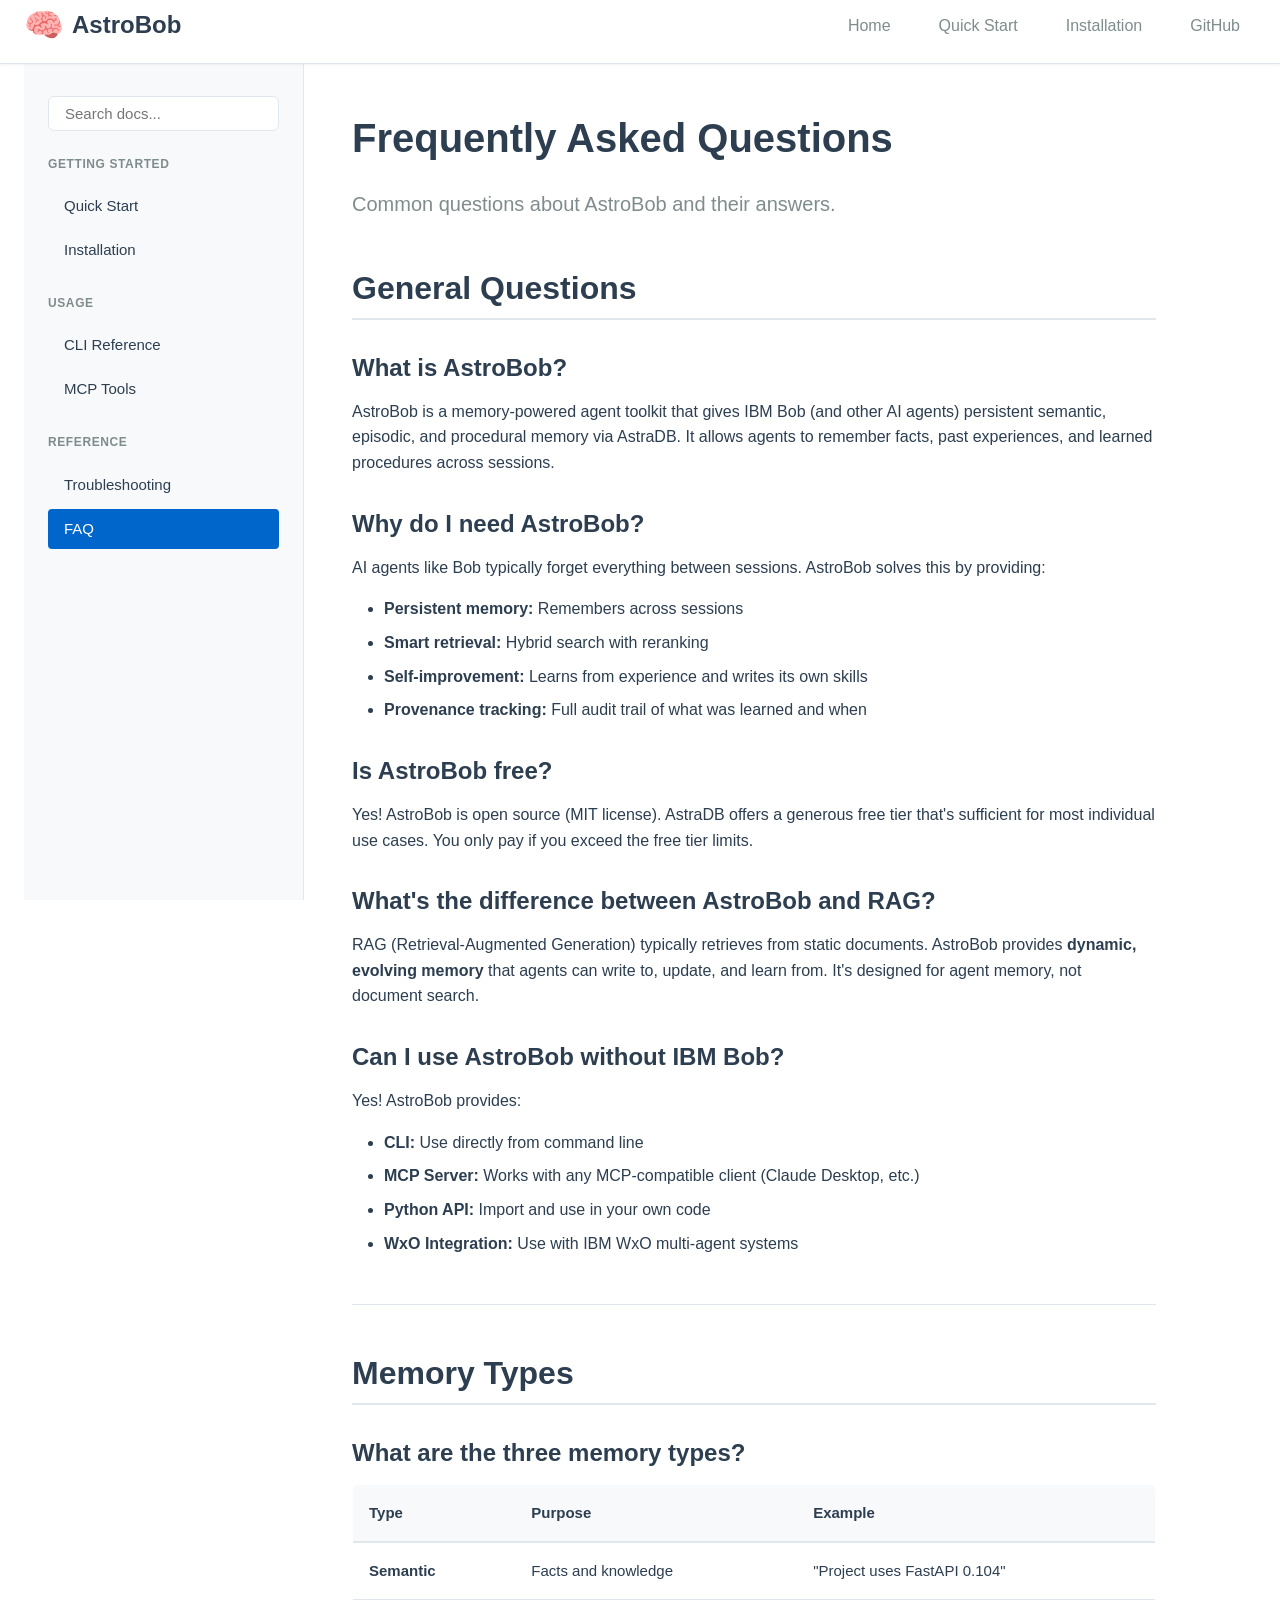
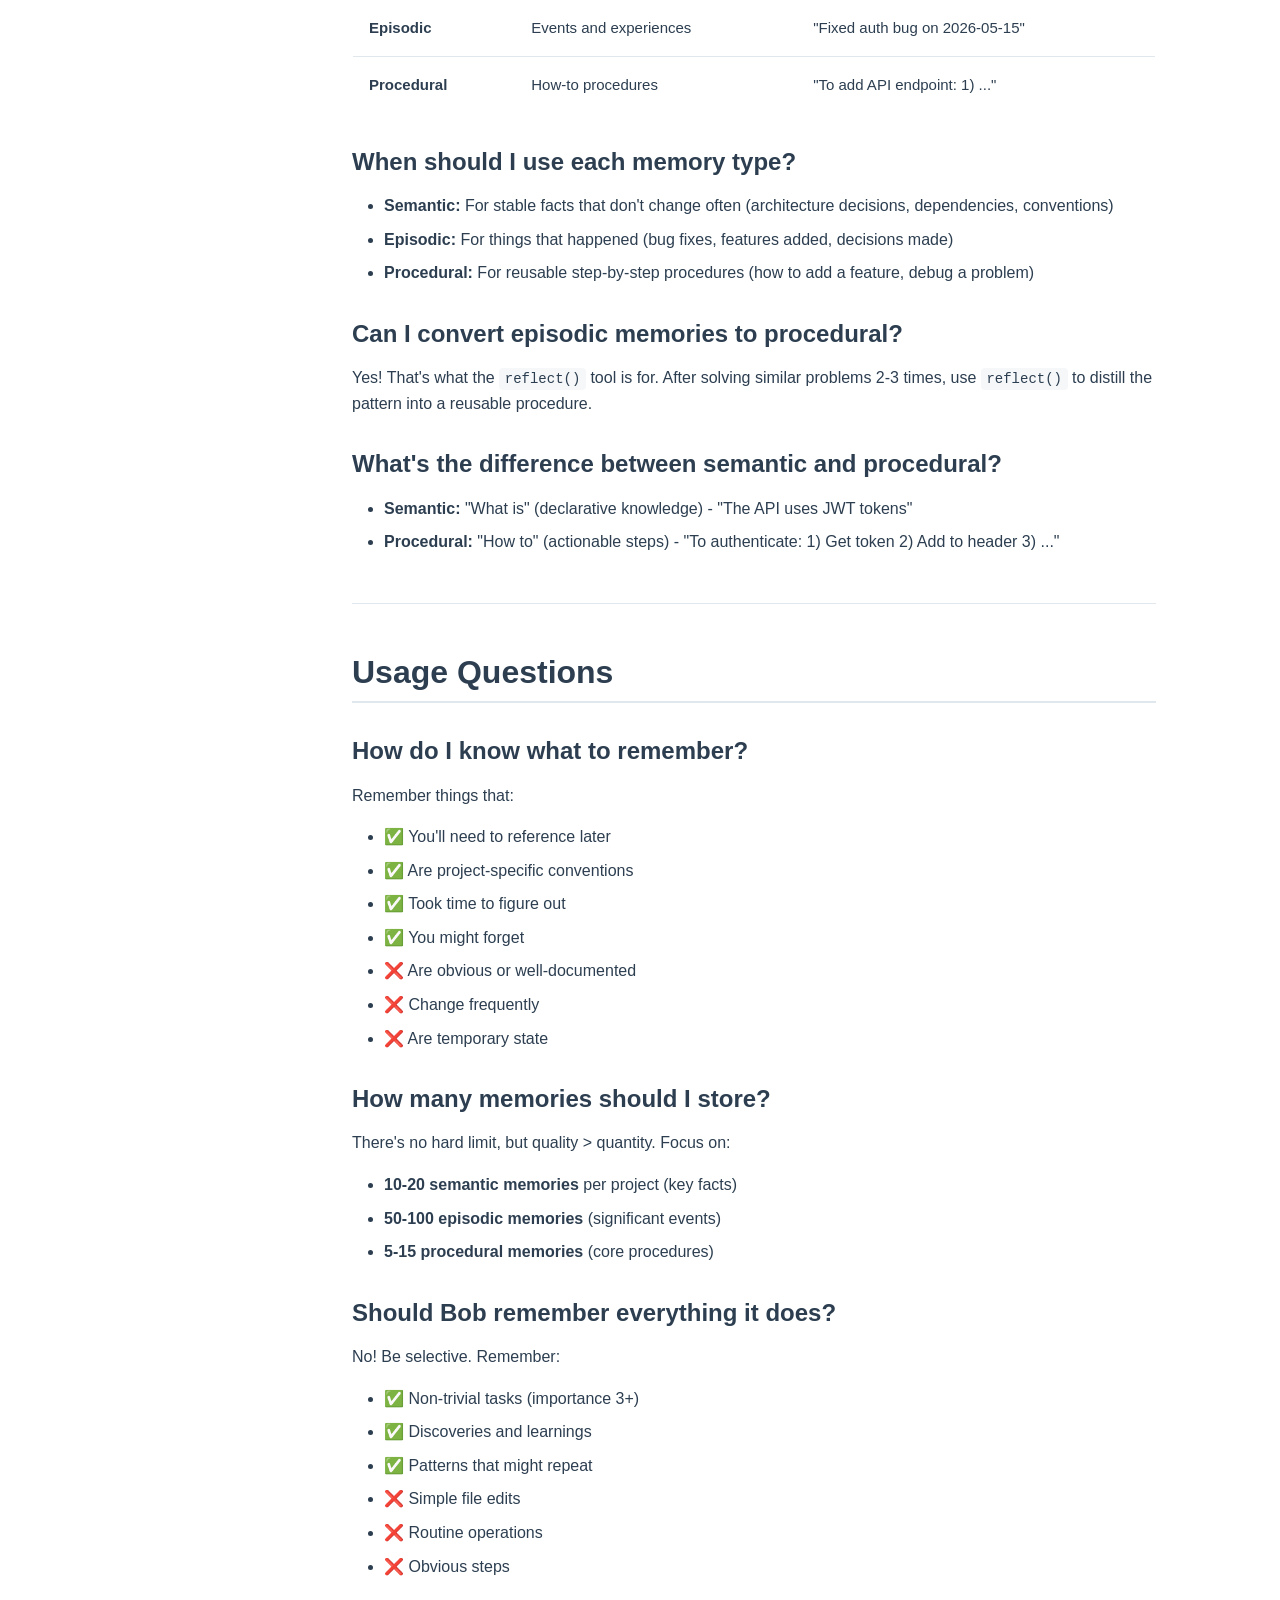
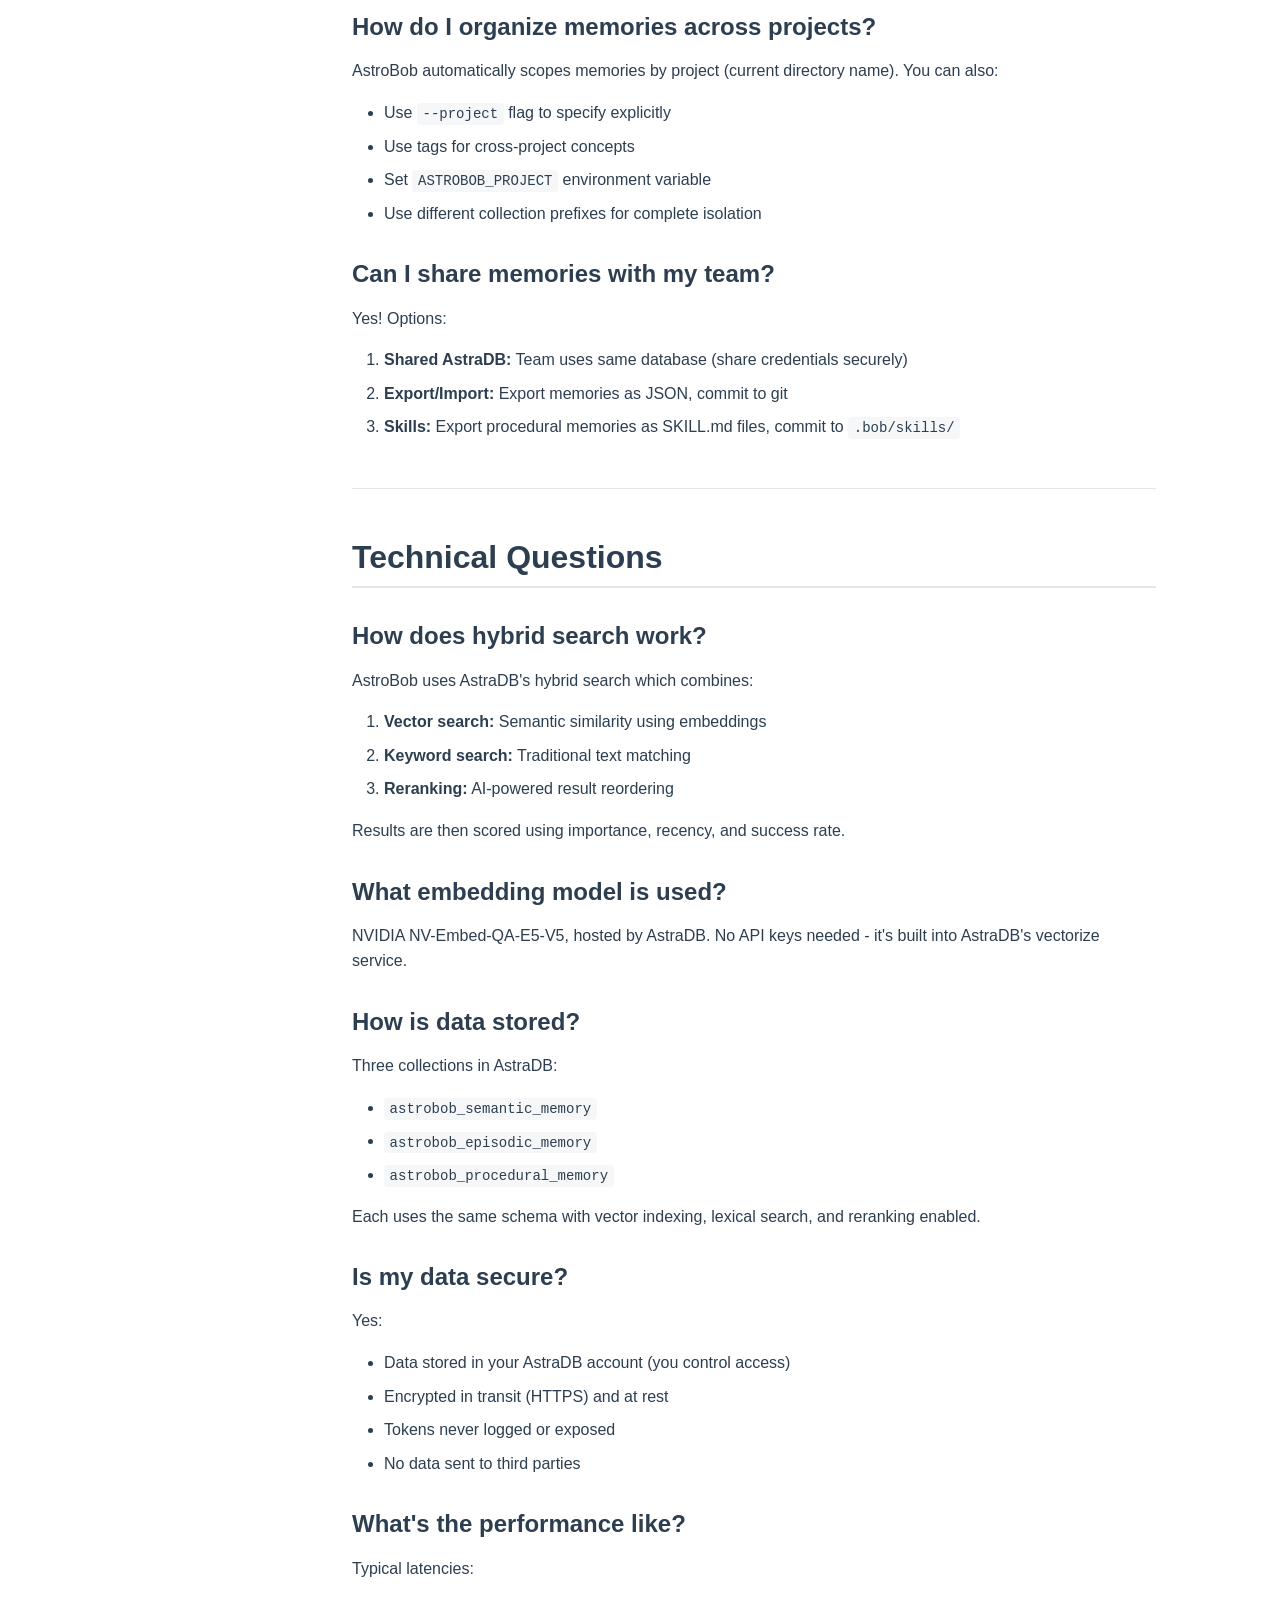
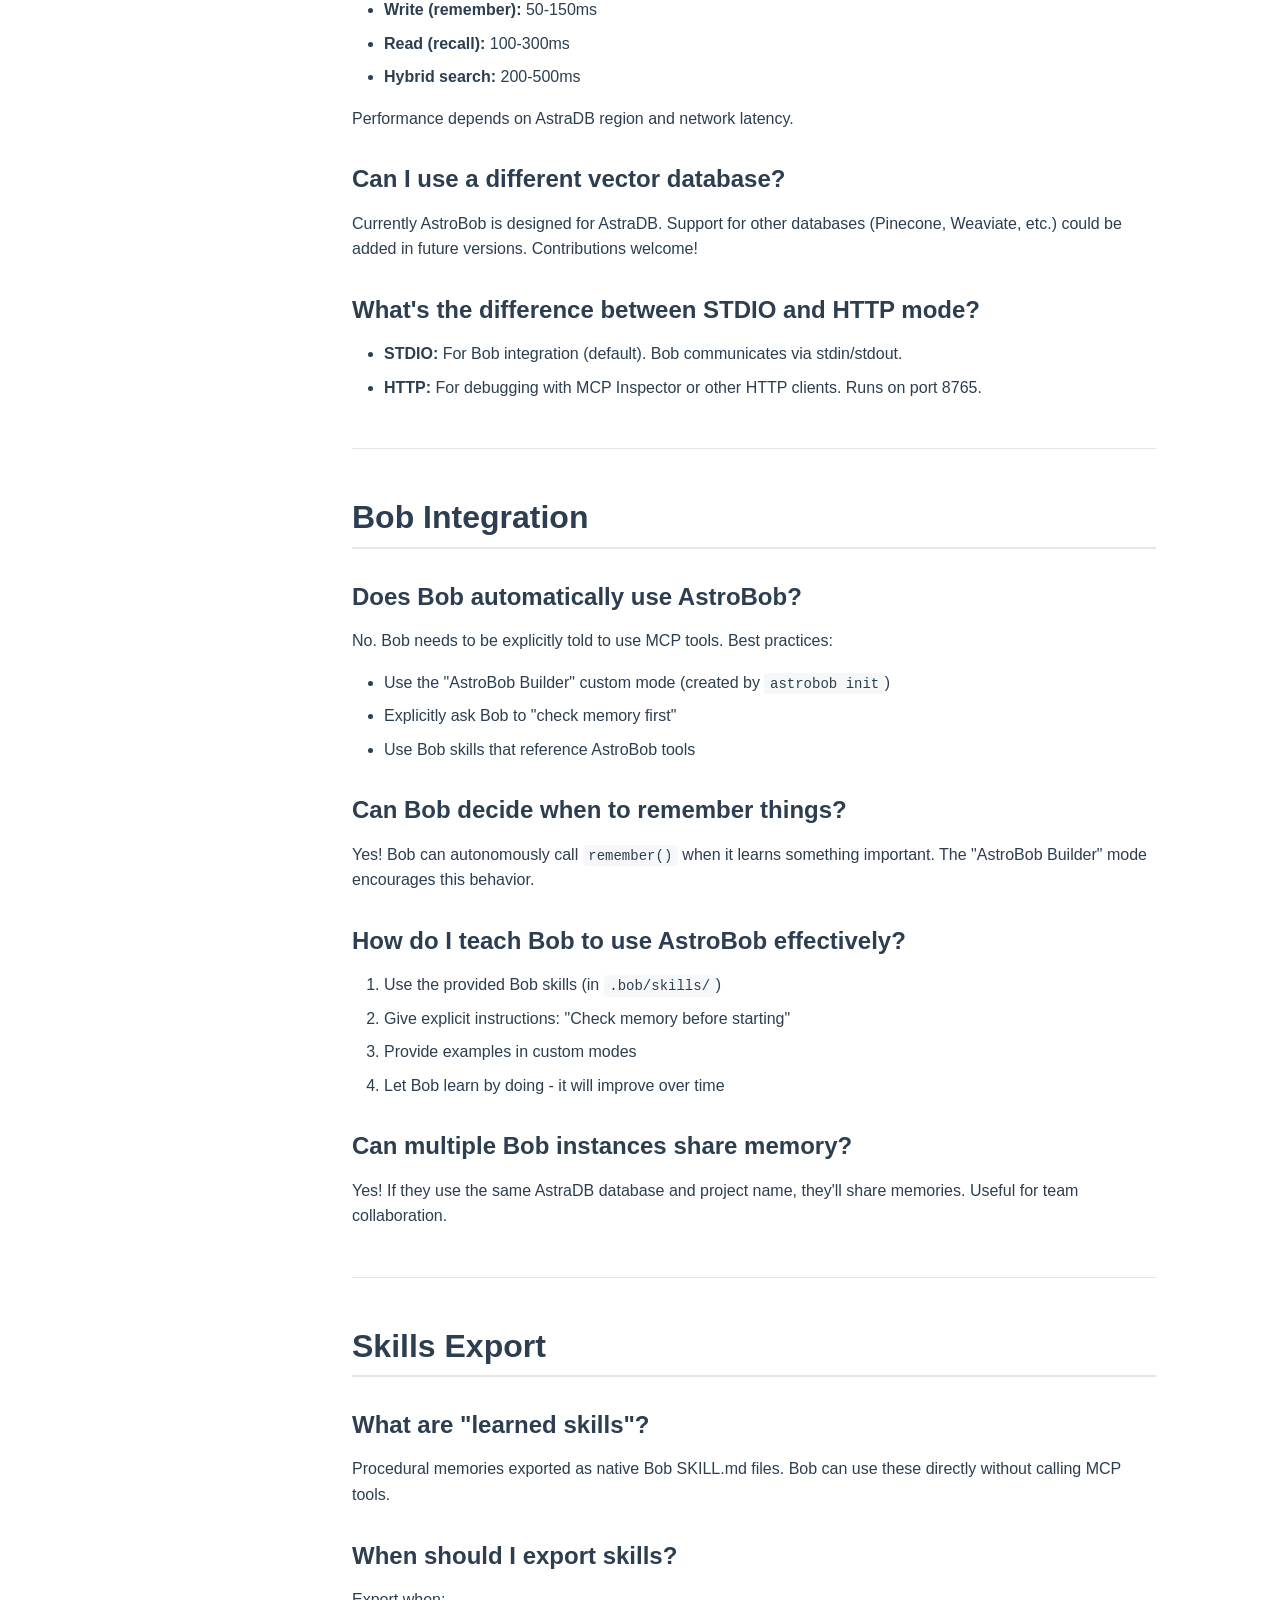
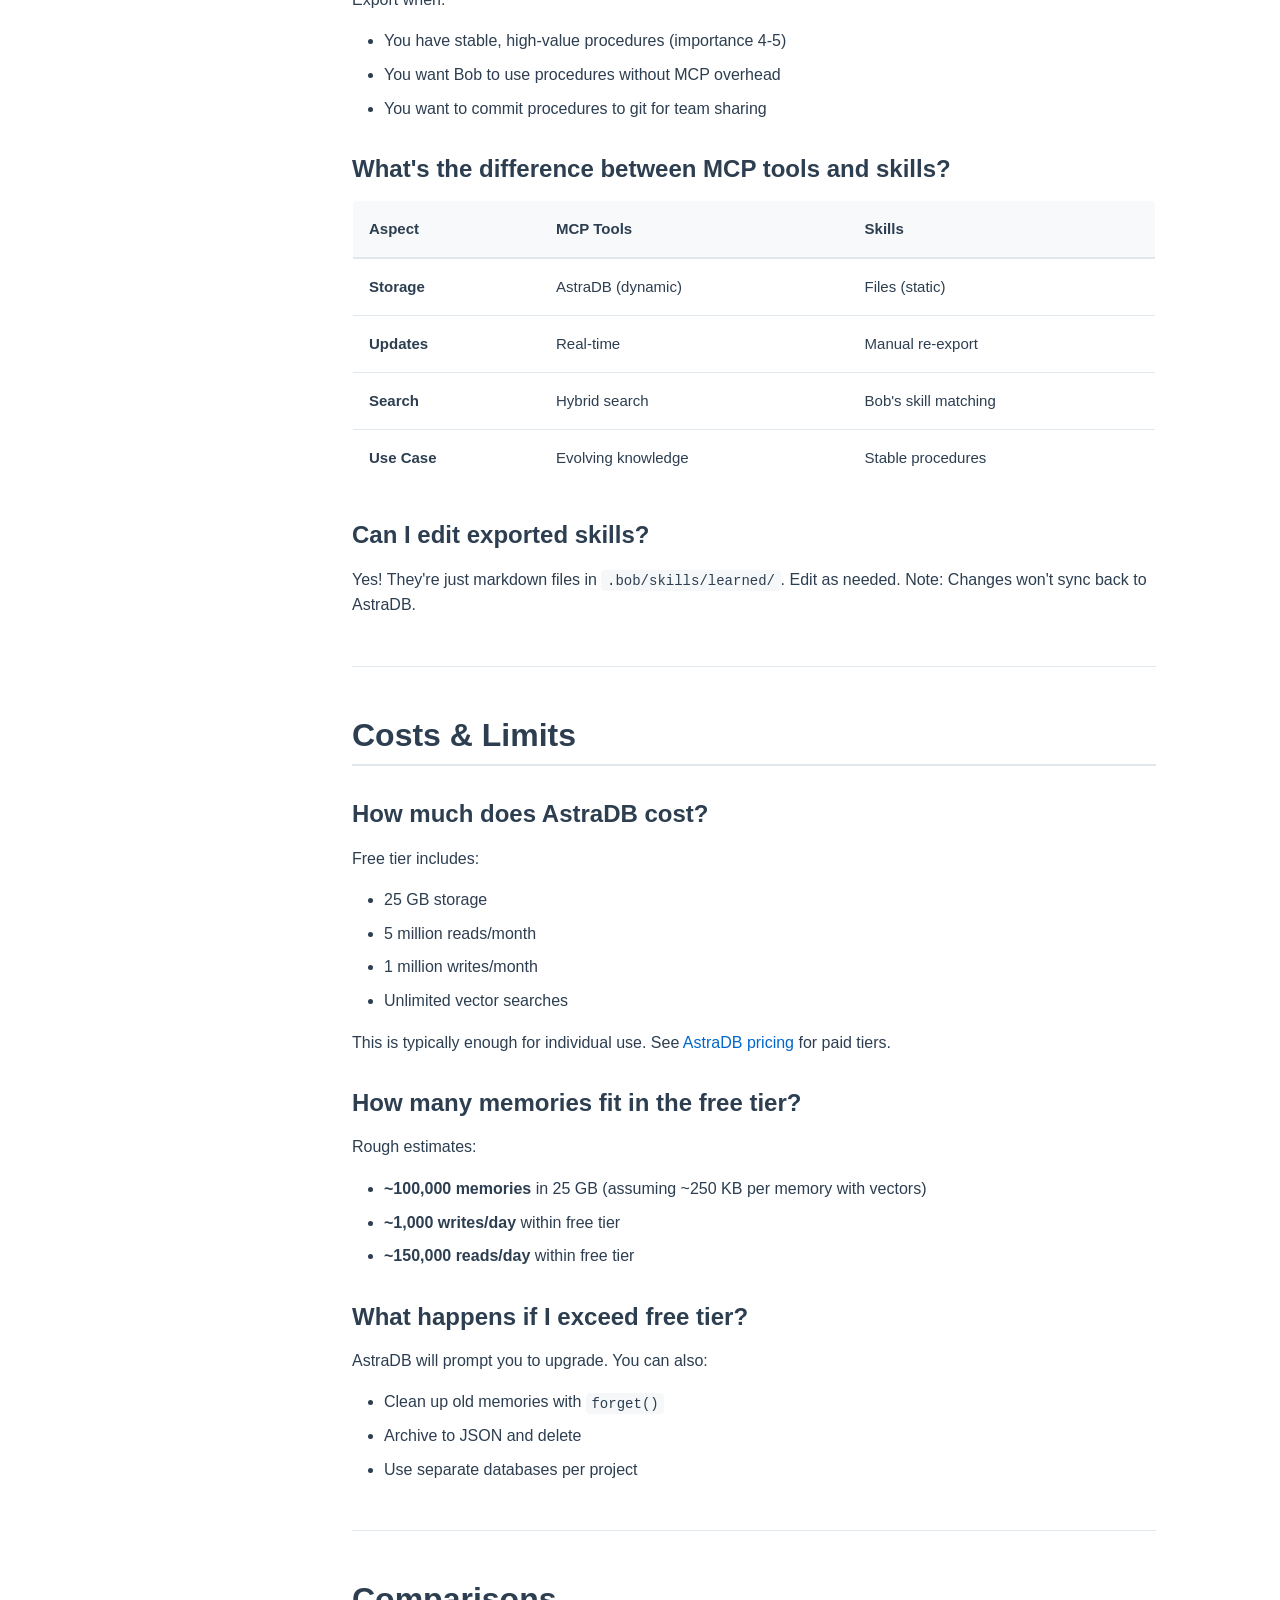
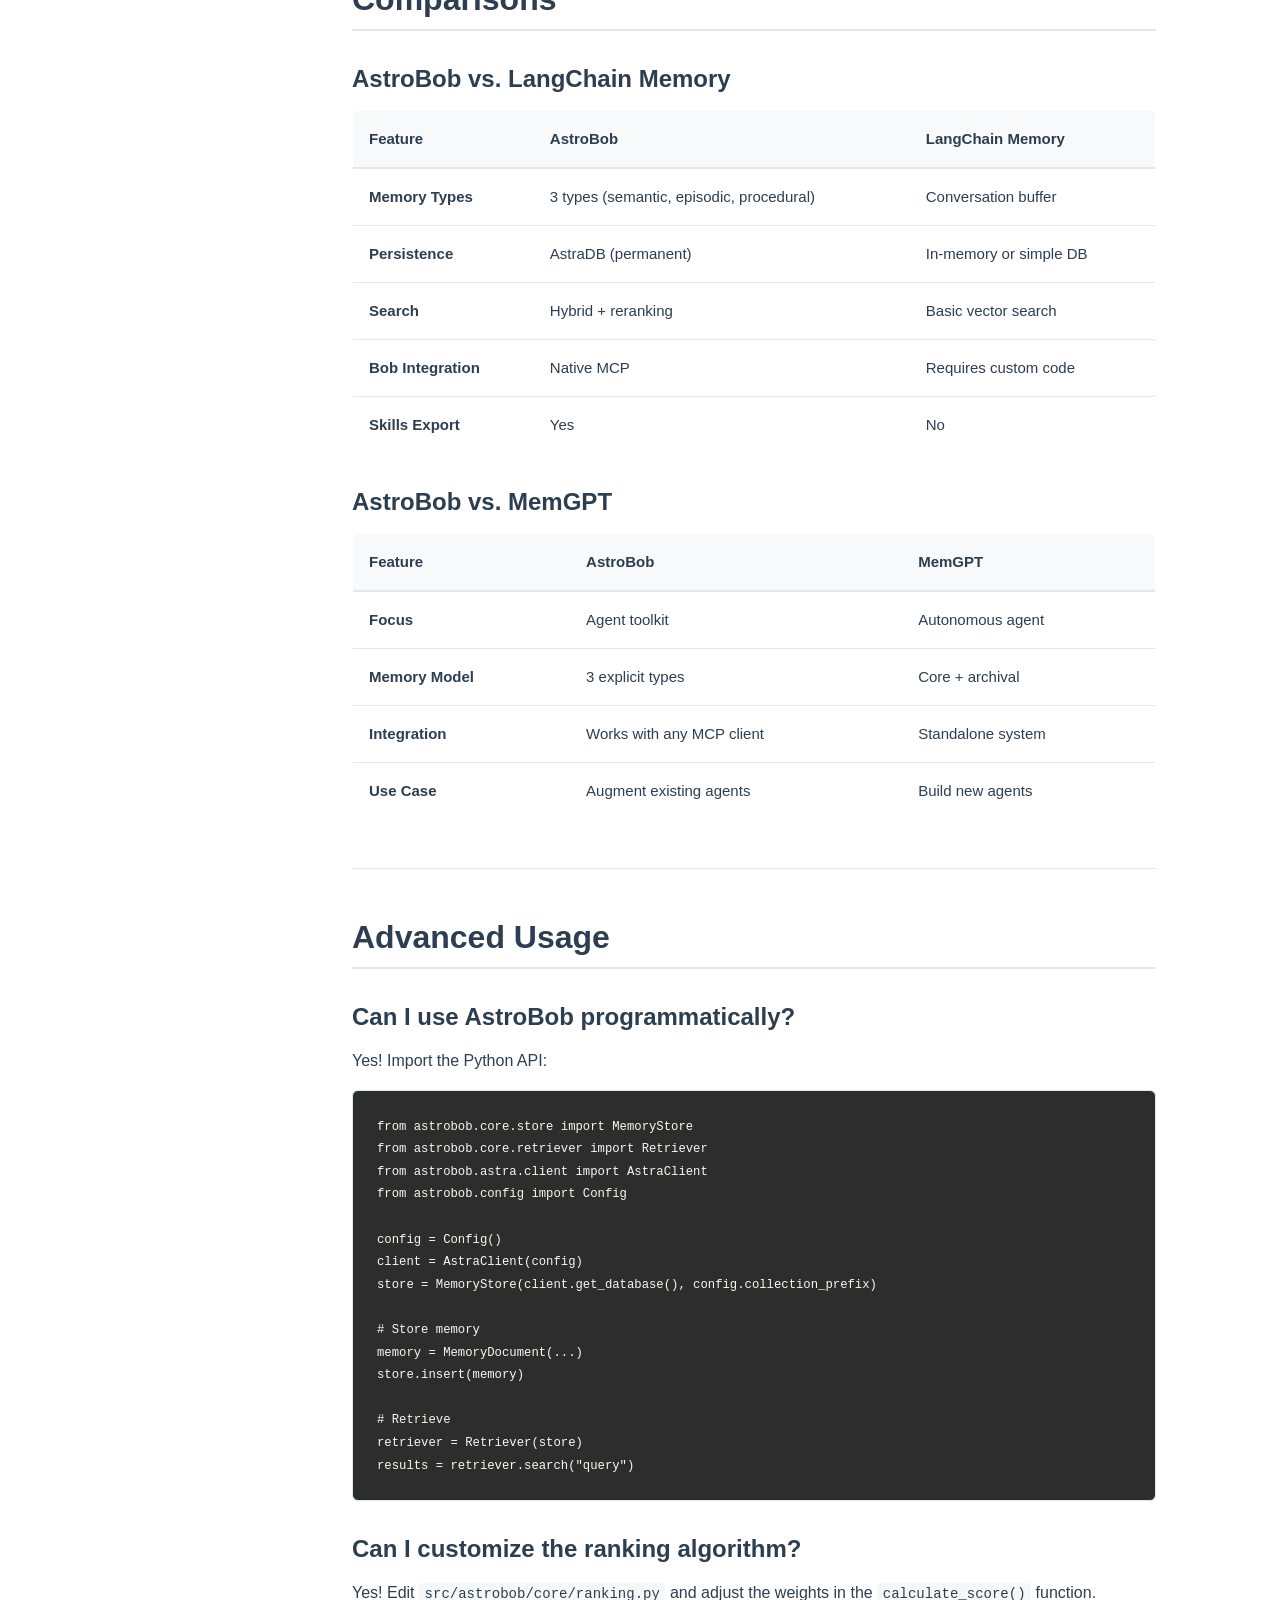
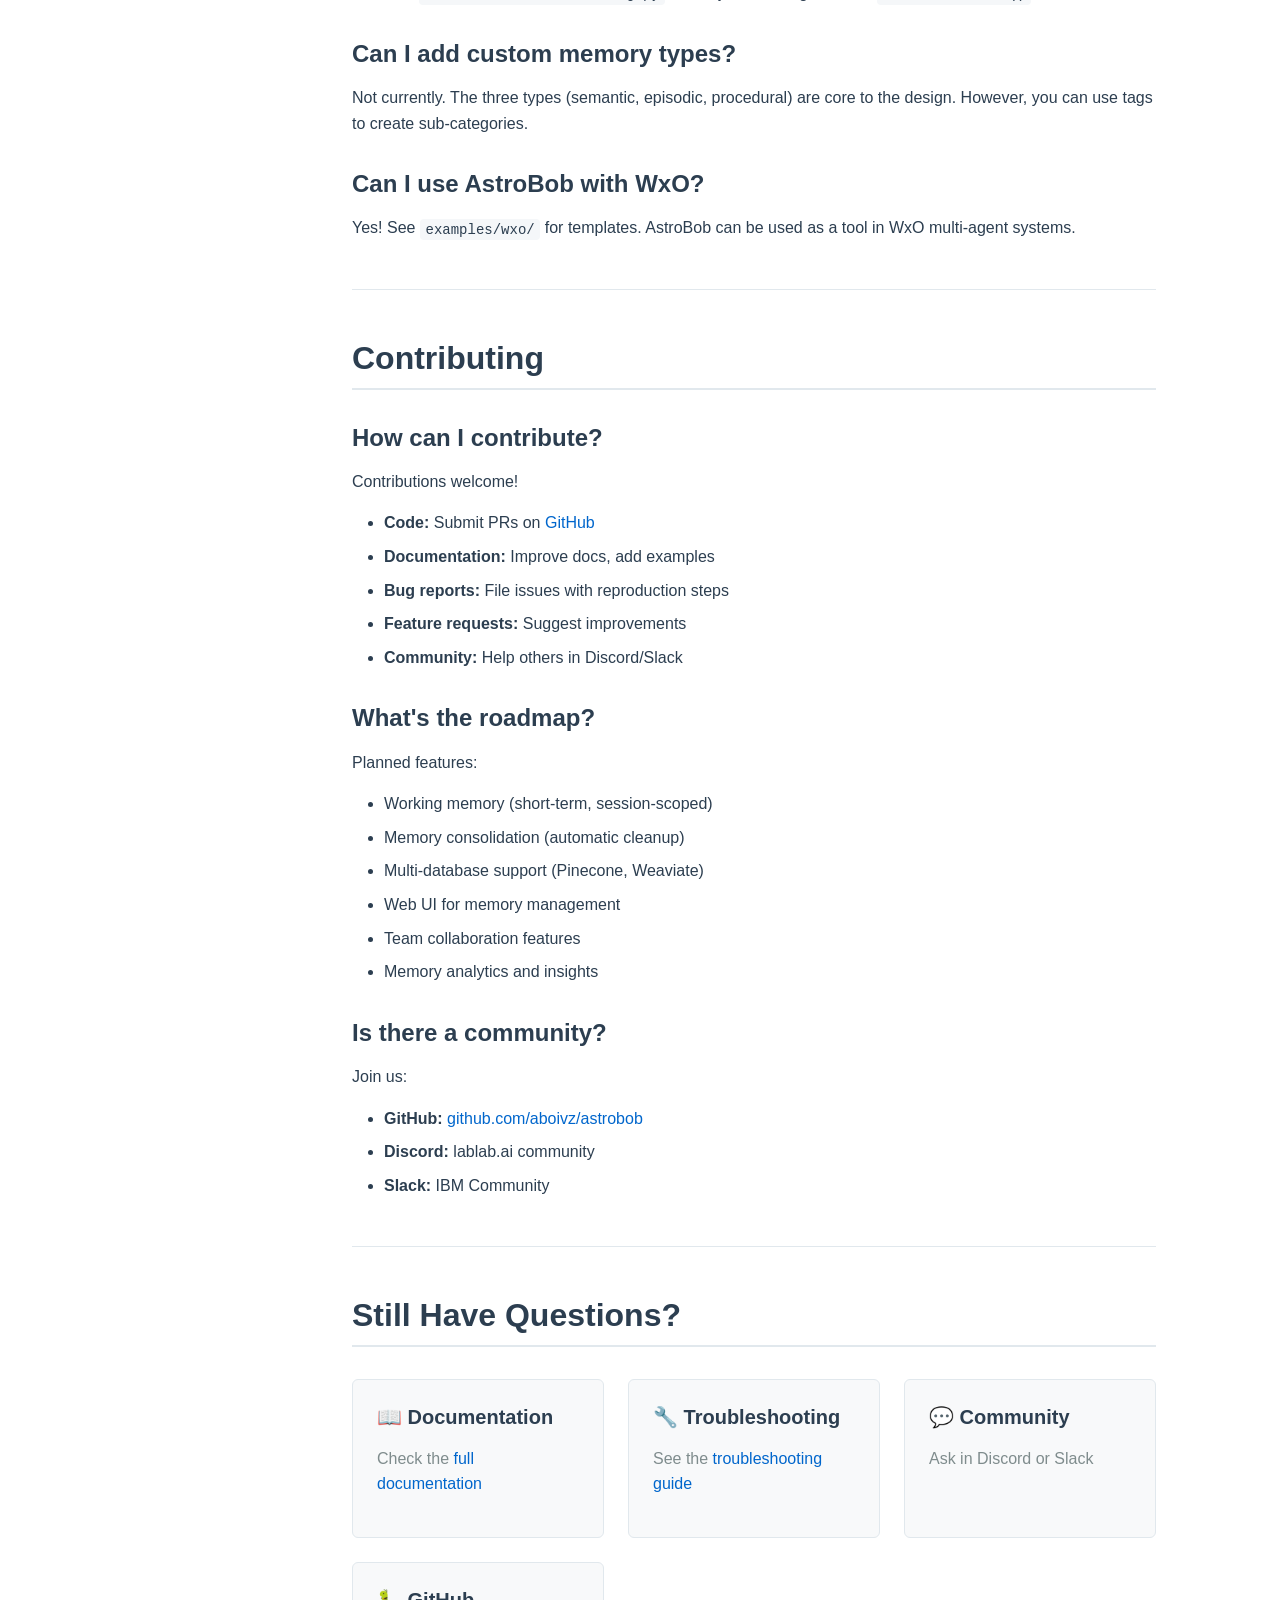
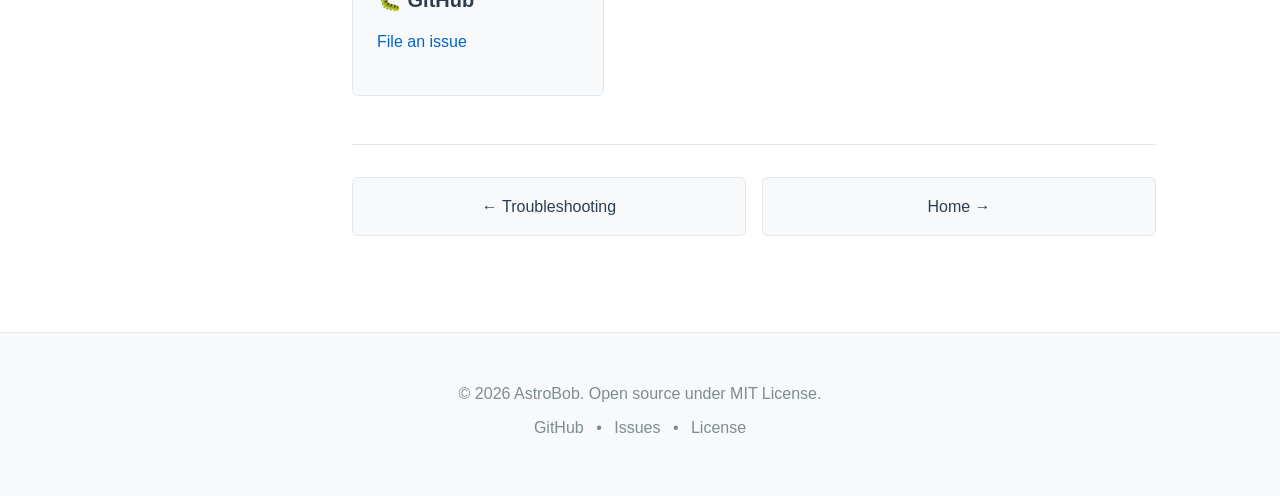
<file: docs/faq.html>
<!DOCTYPE html>
<html lang="en">
<head>
    <meta charset="UTF-8">
    <meta name="viewport" content="width=device-width, initial-scale=1.0">
    <title>FAQ - AstroBob Documentation</title>
    <link rel="stylesheet" href="styles.css">
</head>
<body>
    <header>
        <div class="container">
            <div class="header-content">
                <div class="logo">
                    <span class="logo-icon">🧠</span>
                    <span class="logo-text">AstroBob</span>
                </div>
                <nav class="main-nav">
                    <a href="index.html">Home</a>
                    <a href="quickstart.html">Quick Start</a>
                    <a href="installation.html">Installation</a>
                    <a href="https://github.com/aboivz/astrobob" target="_blank">GitHub</a>
                </nav>
            </div>
        </div>
    </header>

    <div class="container">
        <div class="docs-layout">
            <aside class="sidebar">
                <div class="search-box">
                    <input type="text" id="searchInput" placeholder="Search docs...">
                </div>
                <nav class="sidebar-nav">
                    <div class="nav-section">
                        <div class="nav-section-title">Getting Started</div>
                        <a href="quickstart.html">Quick Start</a>
                        <a href="installation.html">Installation</a>
                    </div>
                    <div class="nav-section">
                        <div class="nav-section-title">Usage</div>
                        <a href="cli-reference.html">CLI Reference</a>
                        <a href="mcp-tools.html">MCP Tools</a>
                    </div>
                    <div class="nav-section">
                        <div class="nav-section-title">Reference</div>
                        <a href="troubleshooting.html">Troubleshooting</a>
                        <a href="faq.html" class="active">FAQ</a>
                    </div>
                </nav>
            </aside>

            <main class="content">
                <h1>Frequently Asked Questions</h1>
                <p class="lead">Common questions about AstroBob and their answers.</p>

                <h2 id="general">General Questions</h2>

                <h3>What is AstroBob?</h3>
                <p>AstroBob is a memory-powered agent toolkit that gives IBM Bob (and other AI agents) persistent semantic, episodic, and procedural memory via AstraDB. It allows agents to remember facts, past experiences, and learned procedures across sessions.</p>

                <h3>Why do I need AstroBob?</h3>
                <p>AI agents like Bob typically forget everything between sessions. AstroBob solves this by providing:</p>
                <ul>
                    <li><strong>Persistent memory:</strong> Remembers across sessions</li>
                    <li><strong>Smart retrieval:</strong> Hybrid search with reranking</li>
                    <li><strong>Self-improvement:</strong> Learns from experience and writes its own skills</li>
                    <li><strong>Provenance tracking:</strong> Full audit trail of what was learned and when</li>
                </ul>

                <h3>Is AstroBob free?</h3>
                <p>Yes! AstroBob is open source (MIT license). AstraDB offers a generous free tier that's sufficient for most individual use cases. You only pay if you exceed the free tier limits.</p>

                <h3>What's the difference between AstroBob and RAG?</h3>
                <p>RAG (Retrieval-Augmented Generation) typically retrieves from static documents. AstroBob provides <strong>dynamic, evolving memory</strong> that agents can write to, update, and learn from. It's designed for agent memory, not document search.</p>

                <h3>Can I use AstroBob without IBM Bob?</h3>
                <p>Yes! AstroBob provides:</p>
                <ul>
                    <li><strong>CLI:</strong> Use directly from command line</li>
                    <li><strong>MCP Server:</strong> Works with any MCP-compatible client (Claude Desktop, etc.)</li>
                    <li><strong>Python API:</strong> Import and use in your own code</li>
                    <li><strong>WxO Integration:</strong> Use with IBM WxO multi-agent systems</li>
                </ul>

                <hr>

                <h2 id="memory-types">Memory Types</h2>

                <h3>What are the three memory types?</h3>
                <table>
                    <thead>
                        <tr>
                            <th>Type</th>
                            <th>Purpose</th>
                            <th>Example</th>
                        </tr>
                    </thead>
                    <tbody>
                        <tr>
                            <td><strong>Semantic</strong></td>
                            <td>Facts and knowledge</td>
                            <td>"Project uses FastAPI 0.104"</td>
                        </tr>
                        <tr>
                            <td><strong>Episodic</strong></td>
                            <td>Events and experiences</td>
                            <td>"Fixed auth bug on 2026-05-15"</td>
                        </tr>
                        <tr>
                            <td><strong>Procedural</strong></td>
                            <td>How-to procedures</td>
                            <td>"To add API endpoint: 1) ..."</td>
                        </tr>
                    </tbody>
                </table>

                <h3>When should I use each memory type?</h3>
                <ul>
                    <li><strong>Semantic:</strong> For stable facts that don't change often (architecture decisions, dependencies, conventions)</li>
                    <li><strong>Episodic:</strong> For things that happened (bug fixes, features added, decisions made)</li>
                    <li><strong>Procedural:</strong> For reusable step-by-step procedures (how to add a feature, debug a problem)</li>
                </ul>

                <h3>Can I convert episodic memories to procedural?</h3>
                <p>Yes! That's what the <code>reflect()</code> tool is for. After solving similar problems 2-3 times, use <code>reflect()</code> to distill the pattern into a reusable procedure.</p>

                <h3>What's the difference between semantic and procedural?</h3>
                <ul>
                    <li><strong>Semantic:</strong> "What is" (declarative knowledge) - "The API uses JWT tokens"</li>
                    <li><strong>Procedural:</strong> "How to" (actionable steps) - "To authenticate: 1) Get token 2) Add to header 3) ..."</li>
                </ul>

                <hr>

                <h2 id="usage">Usage Questions</h2>

                <h3>How do I know what to remember?</h3>
                <p>Remember things that:</p>
                <ul>
                    <li>✅ You'll need to reference later</li>
                    <li>✅ Are project-specific conventions</li>
                    <li>✅ Took time to figure out</li>
                    <li>✅ You might forget</li>
                    <li>❌ Are obvious or well-documented</li>
                    <li>❌ Change frequently</li>
                    <li>❌ Are temporary state</li>
                </ul>

                <h3>How many memories should I store?</h3>
                <p>There's no hard limit, but quality > quantity. Focus on:</p>
                <ul>
                    <li><strong>10-20 semantic memories</strong> per project (key facts)</li>
                    <li><strong>50-100 episodic memories</strong> (significant events)</li>
                    <li><strong>5-15 procedural memories</strong> (core procedures)</li>
                </ul>

                <h3>Should Bob remember everything it does?</h3>
                <p>No! Be selective. Remember:</p>
                <ul>
                    <li>✅ Non-trivial tasks (importance 3+)</li>
                    <li>✅ Discoveries and learnings</li>
                    <li>✅ Patterns that might repeat</li>
                    <li>❌ Simple file edits</li>
                    <li>❌ Routine operations</li>
                    <li>❌ Obvious steps</li>
                </ul>

                <h3>How do I organize memories across projects?</h3>
                <p>AstroBob automatically scopes memories by project (current directory name). You can also:</p>
                <ul>
                    <li>Use <code>--project</code> flag to specify explicitly</li>
                    <li>Use tags for cross-project concepts</li>
                    <li>Set <code>ASTROBOB_PROJECT</code> environment variable</li>
                    <li>Use different collection prefixes for complete isolation</li>
                </ul>

                <h3>Can I share memories with my team?</h3>
                <p>Yes! Options:</p>
                <ol>
                    <li><strong>Shared AstraDB:</strong> Team uses same database (share credentials securely)</li>
                    <li><strong>Export/Import:</strong> Export memories as JSON, commit to git</li>
                    <li><strong>Skills:</strong> Export procedural memories as SKILL.md files, commit to <code>.bob/skills/</code></li>
                </ol>

                <hr>

                <h2 id="technical">Technical Questions</h2>

                <h3>How does hybrid search work?</h3>
                <p>AstroBob uses AstraDB's hybrid search which combines:</p>
                <ol>
                    <li><strong>Vector search:</strong> Semantic similarity using embeddings</li>
                    <li><strong>Keyword search:</strong> Traditional text matching</li>
                    <li><strong>Reranking:</strong> AI-powered result reordering</li>
                </ol>
                <p>Results are then scored using importance, recency, and success rate.</p>

                <h3>What embedding model is used?</h3>
                <p>NVIDIA NV-Embed-QA-E5-V5, hosted by AstraDB. No API keys needed - it's built into AstraDB's vectorize service.</p>

                <h3>How is data stored?</h3>
                <p>Three collections in AstraDB:</p>
                <ul>
                    <li><code>astrobob_semantic_memory</code></li>
                    <li><code>astrobob_episodic_memory</code></li>
                    <li><code>astrobob_procedural_memory</code></li>
                </ul>
                <p>Each uses the same schema with vector indexing, lexical search, and reranking enabled.</p>

                <h3>Is my data secure?</h3>
                <p>Yes:</p>
                <ul>
                    <li>Data stored in your AstraDB account (you control access)</li>
                    <li>Encrypted in transit (HTTPS) and at rest</li>
                    <li>Tokens never logged or exposed</li>
                    <li>No data sent to third parties</li>
                </ul>

                <h3>What's the performance like?</h3>
                <p>Typical latencies:</p>
                <ul>
                    <li><strong>Write (remember):</strong> 50-150ms</li>
                    <li><strong>Read (recall):</strong> 100-300ms</li>
                    <li><strong>Hybrid search:</strong> 200-500ms</li>
                </ul>
                <p>Performance depends on AstraDB region and network latency.</p>

                <h3>Can I use a different vector database?</h3>
                <p>Currently AstroBob is designed for AstraDB. Support for other databases (Pinecone, Weaviate, etc.) could be added in future versions. Contributions welcome!</p>

                <h3>What's the difference between STDIO and HTTP mode?</h3>
                <ul>
                    <li><strong>STDIO:</strong> For Bob integration (default). Bob communicates via stdin/stdout.</li>
                    <li><strong>HTTP:</strong> For debugging with MCP Inspector or other HTTP clients. Runs on port 8765.</li>
                </ul>

                <hr>

                <h2 id="bob-integration">Bob Integration</h2>

                <h3>Does Bob automatically use AstroBob?</h3>
                <p>No. Bob needs to be explicitly told to use MCP tools. Best practices:</p>
                <ul>
                    <li>Use the "AstroBob Builder" custom mode (created by <code>astrobob init</code>)</li>
                    <li>Explicitly ask Bob to "check memory first"</li>
                    <li>Use Bob skills that reference AstroBob tools</li>
                </ul>

                <h3>Can Bob decide when to remember things?</h3>
                <p>Yes! Bob can autonomously call <code>remember()</code> when it learns something important. The "AstroBob Builder" mode encourages this behavior.</p>

                <h3>How do I teach Bob to use AstroBob effectively?</h3>
                <ol>
                    <li>Use the provided Bob skills (in <code>.bob/skills/</code>)</li>
                    <li>Give explicit instructions: "Check memory before starting"</li>
                    <li>Provide examples in custom modes</li>
                    <li>Let Bob learn by doing - it will improve over time</li>
                </ol>

                <h3>Can multiple Bob instances share memory?</h3>
                <p>Yes! If they use the same AstraDB database and project name, they'll share memories. Useful for team collaboration.</p>

                <hr>

                <h2 id="skills">Skills Export</h2>

                <h3>What are "learned skills"?</h3>
                <p>Procedural memories exported as native Bob SKILL.md files. Bob can use these directly without calling MCP tools.</p>

                <h3>When should I export skills?</h3>
                <p>Export when:</p>
                <ul>
                    <li>You have stable, high-value procedures (importance 4-5)</li>
                    <li>You want Bob to use procedures without MCP overhead</li>
                    <li>You want to commit procedures to git for team sharing</li>
                </ul>

                <h3>What's the difference between MCP tools and skills?</h3>
                <table>
                    <thead>
                        <tr>
                            <th>Aspect</th>
                            <th>MCP Tools</th>
                            <th>Skills</th>
                        </tr>
                    </thead>
                    <tbody>
                        <tr>
                            <td><strong>Storage</strong></td>
                            <td>AstraDB (dynamic)</td>
                            <td>Files (static)</td>
                        </tr>
                        <tr>
                            <td><strong>Updates</strong></td>
                            <td>Real-time</td>
                            <td>Manual re-export</td>
                        </tr>
                        <tr>
                            <td><strong>Search</strong></td>
                            <td>Hybrid search</td>
                            <td>Bob's skill matching</td>
                        </tr>
                        <tr>
                            <td><strong>Use Case</strong></td>
                            <td>Evolving knowledge</td>
                            <td>Stable procedures</td>
                        </tr>
                    </tbody>
                </table>

                <h3>Can I edit exported skills?</h3>
                <p>Yes! They're just markdown files in <code>.bob/skills/learned/</code>. Edit as needed. Note: Changes won't sync back to AstraDB.</p>

                <hr>

                <h2 id="costs">Costs & Limits</h2>

                <h3>How much does AstraDB cost?</h3>
                <p>Free tier includes:</p>
                <ul>
                    <li>25 GB storage</li>
                    <li>5 million reads/month</li>
                    <li>1 million writes/month</li>
                    <li>Unlimited vector searches</li>
                </ul>
                <p>This is typically enough for individual use. See <a href="https://www.datastax.com/products/datastax-astra/pricing" target="_blank">AstraDB pricing</a> for paid tiers.</p>

                <h3>How many memories fit in the free tier?</h3>
                <p>Rough estimates:</p>
                <ul>
                    <li><strong>~100,000 memories</strong> in 25 GB (assuming ~250 KB per memory with vectors)</li>
                    <li><strong>~1,000 writes/day</strong> within free tier</li>
                    <li><strong>~150,000 reads/day</strong> within free tier</li>
                </ul>

                <h3>What happens if I exceed free tier?</h3>
                <p>AstraDB will prompt you to upgrade. You can also:</p>
                <ul>
                    <li>Clean up old memories with <code>forget()</code></li>
                    <li>Archive to JSON and delete</li>
                    <li>Use separate databases per project</li>
                </ul>

                <hr>

                <h2 id="comparison">Comparisons</h2>

                <h3>AstroBob vs. LangChain Memory</h3>
                <table>
                    <thead>
                        <tr>
                            <th>Feature</th>
                            <th>AstroBob</th>
                            <th>LangChain Memory</th>
                        </tr>
                    </thead>
                    <tbody>
                        <tr>
                            <td><strong>Memory Types</strong></td>
                            <td>3 types (semantic, episodic, procedural)</td>
                            <td>Conversation buffer</td>
                        </tr>
                        <tr>
                            <td><strong>Persistence</strong></td>
                            <td>AstraDB (permanent)</td>
                            <td>In-memory or simple DB</td>
                        </tr>
                        <tr>
                            <td><strong>Search</strong></td>
                            <td>Hybrid + reranking</td>
                            <td>Basic vector search</td>
                        </tr>
                        <tr>
                            <td><strong>Bob Integration</strong></td>
                            <td>Native MCP</td>
                            <td>Requires custom code</td>
                        </tr>
                        <tr>
                            <td><strong>Skills Export</strong></td>
                            <td>Yes</td>
                            <td>No</td>
                        </tr>
                    </tbody>
                </table>

                <h3>AstroBob vs. MemGPT</h3>
                <table>
                    <thead>
                        <tr>
                            <th>Feature</th>
                            <th>AstroBob</th>
                            <th>MemGPT</th>
                        </tr>
                    </thead>
                    <tbody>
                        <tr>
                            <td><strong>Focus</strong></td>
                            <td>Agent toolkit</td>
                            <td>Autonomous agent</td>
                        </tr>
                        <tr>
                            <td><strong>Memory Model</strong></td>
                            <td>3 explicit types</td>
                            <td>Core + archival</td>
                        </tr>
                        <tr>
                            <td><strong>Integration</strong></td>
                            <td>Works with any MCP client</td>
                            <td>Standalone system</td>
                        </tr>
                        <tr>
                            <td><strong>Use Case</strong></td>
                            <td>Augment existing agents</td>
                            <td>Build new agents</td>
                        </tr>
                    </tbody>
                </table>

                <hr>

                <h2 id="advanced">Advanced Usage</h2>

                <h3>Can I use AstroBob programmatically?</h3>
                <p>Yes! Import the Python API:</p>
                <pre><code class="language-python">from astrobob.core.store import MemoryStore
from astrobob.core.retriever import Retriever
from astrobob.astra.client import AstraClient
from astrobob.config import Config

config = Config()
client = AstraClient(config)
store = MemoryStore(client.get_database(), config.collection_prefix)

# Store memory
memory = MemoryDocument(...)
store.insert(memory)

# Retrieve
retriever = Retriever(store)
results = retriever.search("query")</code></pre>

                <h3>Can I customize the ranking algorithm?</h3>
                <p>Yes! Edit <code>src/astrobob/core/ranking.py</code> and adjust the weights in the <code>calculate_score()</code> function.</p>

                <h3>Can I add custom memory types?</h3>
                <p>Not currently. The three types (semantic, episodic, procedural) are core to the design. However, you can use tags to create sub-categories.</p>

                <h3>Can I use AstroBob with WxO?</h3>
                <p>Yes! See <code>examples/wxo/</code> for templates. AstroBob can be used as a tool in WxO multi-agent systems.</p>

                <hr>

                <h2 id="contributing">Contributing</h2>

                <h3>How can I contribute?</h3>
                <p>Contributions welcome!</p>
                <ul>
                    <li><strong>Code:</strong> Submit PRs on <a href="https://github.com/aboivz/astrobob" target="_blank">GitHub</a></li>
                    <li><strong>Documentation:</strong> Improve docs, add examples</li>
                    <li><strong>Bug reports:</strong> File issues with reproduction steps</li>
                    <li><strong>Feature requests:</strong> Suggest improvements</li>
                    <li><strong>Community:</strong> Help others in Discord/Slack</li>
                </ul>

                <h3>What's the roadmap?</h3>
                <p>Planned features:</p>
                <ul>
                    <li>Working memory (short-term, session-scoped)</li>
                    <li>Memory consolidation (automatic cleanup)</li>
                    <li>Multi-database support (Pinecone, Weaviate)</li>
                    <li>Web UI for memory management</li>
                    <li>Team collaboration features</li>
                    <li>Memory analytics and insights</li>
                </ul>

                <h3>Is there a community?</h3>
                <p>Join us:</p>
                <ul>
                    <li><strong>GitHub:</strong> <a href="https://github.com/aboivz/astrobob" target="_blank">github.com/aboivz/astrobob</a></li>
                    <li><strong>Discord:</strong> lablab.ai community</li>
                    <li><strong>Slack:</strong> IBM Community</li>
                </ul>

                <hr>

                <h2 id="still-have-questions">Still Have Questions?</h2>

                <div class="feature-grid">
                    <div class="feature-card">
                        <h3>📖 Documentation</h3>
                        <p>Check the <a href="index.html">full documentation</a></p>
                    </div>

                    <div class="feature-card">
                        <h3>🔧 Troubleshooting</h3>
                        <p>See the <a href="troubleshooting.html">troubleshooting guide</a></p>
                    </div>

                    <div class="feature-card">
                        <h3>💬 Community</h3>
                        <p>Ask in Discord or Slack</p>
                    </div>

                    <div class="feature-card">
                        <h3>🐛 GitHub</h3>
                        <p><a href="https://github.com/aboivz/astrobob/issues" target="_blank">File an issue</a></p>
                    </div>
                </div>

                <div class="nav-footer">
                    <a href="troubleshooting.html" class="nav-prev">← Troubleshooting</a>
                    <a href="index.html" class="nav-next">Home →</a>
                </div>
            </main>
        </div>
    </div>

    <footer>
        <div class="container">
            <p>&copy; 2026 AstroBob. Open source under MIT License.</p>
            <p>
                <a href="https://github.com/aboivz/astrobob">GitHub</a> •
                <a href="https://github.com/aboivz/astrobob/issues">Issues</a> •
                <a href="https://github.com/aboivz/astrobob/blob/main/LICENSE">License</a>
            </p>
        </div>
    </footer>

    <script src="search.js"></script>
</body>
</html>
</file>
<file: docs/styles.css>
/* AstroBob Documentation - Professional B2B Styling */

:root {
  /* Color Palette - Professional B2B */
  --primary-color: #0066cc;
  --primary-dark: #004c99;
  --primary-light: #3385d6;
  --secondary-color: #2c3e50;
  --accent-color: #27ae60;
  --warning-color: #f39c12;
  --danger-color: #e74c3c;
  
  /* Neutral Colors */
  --text-primary: #2c3e50;
  --text-secondary: #7f8c8d;
  --text-light: #95a5a6;
  --bg-primary: #ffffff;
  --bg-secondary: #f8f9fa;
  --bg-code: #f5f7f9;
  --border-color: #e1e8ed;
  
  /* Typography */
  --font-primary: -apple-system, BlinkMacSystemFont, 'Segoe UI', Roboto, 'Helvetica Neue', Arial, sans-serif;
  --font-mono: 'SF Mono', Monaco, 'Cascadia Code', 'Roboto Mono', Consolas, 'Courier New', monospace;
  
  /* Spacing */
  --spacing-xs: 0.25rem;
  --spacing-sm: 0.5rem;
  --spacing-md: 1rem;
  --spacing-lg: 1.5rem;
  --spacing-xl: 2rem;
  --spacing-2xl: 3rem;
  
  /* Layout */
  --max-width: 1400px;
  --sidebar-width: 280px;
  --header-height: 64px;
  
  /* Shadows */
  --shadow-sm: 0 1px 2px 0 rgba(0, 0, 0, 0.05);
  --shadow-md: 0 4px 6px -1px rgba(0, 0, 0, 0.1);
  --shadow-lg: 0 10px 15px -3px rgba(0, 0, 0, 0.1);
  
  /* Border Radius */
  --radius-sm: 4px;
  --radius-md: 6px;
  --radius-lg: 8px;
}

/* Reset and Base Styles */
* {
  margin: 0;
  padding: 0;
  box-sizing: border-box;
}

html {
  font-size: 16px;
  scroll-behavior: smooth;
}

body {
  font-family: var(--font-primary);
  color: var(--text-primary);
  background-color: var(--bg-primary);
  line-height: 1.6;
  -webkit-font-smoothing: antialiased;
  -moz-osx-font-smoothing: grayscale;
}

/* Typography */
h1, h2, h3, h4, h5, h6 {
  font-weight: 600;
  line-height: 1.3;
  margin-bottom: var(--spacing-md);
  color: var(--text-primary);
}

h1 { 
  font-size: 2.5rem; 
  margin-bottom: var(--spacing-lg);
  margin-top: 0;
}

h2 { 
  font-size: 2rem; 
  margin-top: var(--spacing-2xl); 
  padding-bottom: var(--spacing-sm); 
  border-bottom: 2px solid var(--border-color);
}

h3 { 
  font-size: 1.5rem; 
  margin-top: var(--spacing-xl);
}

h4 { 
  font-size: 1.25rem; 
  margin-top: var(--spacing-lg);
}

h5 { font-size: 1.125rem; }
h6 { font-size: 1rem; }

p {
  margin-bottom: var(--spacing-md);
  color: var(--text-primary);
}

.lead {
  font-size: 1.25rem;
  font-weight: 400;
  line-height: 1.6;
  color: var(--text-secondary);
  margin-bottom: var(--spacing-xl);
}

a {
  color: var(--primary-color);
  text-decoration: none;
  transition: color 0.2s ease;
}

a:hover {
  color: var(--primary-dark);
  text-decoration: underline;
}

ul, ol {
  margin-bottom: var(--spacing-md);
  padding-left: var(--spacing-xl);
}

li {
  margin-bottom: var(--spacing-sm);
}

hr {
  border: none;
  border-top: 1px solid var(--border-color);
  margin: var(--spacing-2xl) 0;
}

/* Layout */
.container {
  max-width: var(--max-width);
  margin: 0 auto;
  padding: 0 var(--spacing-lg);
}

/* Header */
header {
  background-color: var(--bg-primary);
  border-bottom: 1px solid var(--border-color);
  position: sticky;
  top: 0;
  z-index: 1000;
  height: var(--header-height);
  box-shadow: var(--shadow-sm);
}

.header-content {
  display: flex;
  align-items: center;
  justify-content: space-between;
  height: 100%;
}

.logo {
  display: flex;
  align-items: center;
  gap: var(--spacing-sm);
  font-size: 1.5rem;
  font-weight: 700;
  color: var(--text-primary);
  text-decoration: none;
}

.logo:hover {
  text-decoration: none;
  color: var(--primary-color);
}

.logo-icon {
  font-size: 2rem;
}

.logo-text {
  font-weight: 700;
}

/* Main Navigation */
.main-nav {
  display: flex;
  gap: var(--spacing-md);
  align-items: center;
}

.main-nav a {
  color: var(--text-secondary);
  font-weight: 500;
  padding: var(--spacing-sm) var(--spacing-md);
  border-radius: var(--radius-md);
  transition: all 0.2s ease;
  text-decoration: none;
}

.main-nav a:hover {
  color: var(--primary-color);
  background-color: var(--bg-secondary);
  text-decoration: none;
}

.main-nav a.active {
  color: var(--primary-color);
  background-color: var(--bg-secondary);
}

/* Docs Layout */
.docs-layout {
  display: flex;
  gap: 0;
  min-height: calc(100vh - var(--header-height) - 200px);
}

/* Sidebar */
.sidebar {
  width: var(--sidebar-width);
  background-color: var(--bg-secondary);
  border-right: 1px solid var(--border-color);
  padding: var(--spacing-xl) var(--spacing-lg);
  position: sticky;
  top: var(--header-height);
  height: calc(100vh - var(--header-height));
  overflow-y: auto;
  flex-shrink: 0;
}

.search-box {
  margin-bottom: var(--spacing-lg);
}

.search-box input {
  width: 100%;
  padding: var(--spacing-sm) var(--spacing-md);
  border: 1px solid var(--border-color);
  border-radius: var(--radius-md);
  font-size: 0.9375rem;
  transition: border-color 0.2s ease;
  font-family: var(--font-primary);
}

.search-box input:focus {
  outline: none;
  border-color: var(--primary-color);
  box-shadow: 0 0 0 3px rgba(0, 102, 204, 0.1);
}

.sidebar-nav {
  display: flex;
  flex-direction: column;
  gap: var(--spacing-lg);
}

.nav-section {
  display: flex;
  flex-direction: column;
  gap: var(--spacing-xs);
}

.nav-section-title {
  font-size: 0.75rem;
  font-weight: 600;
  text-transform: uppercase;
  letter-spacing: 0.05em;
  color: var(--text-secondary);
  margin-bottom: var(--spacing-sm);
}

.sidebar-nav a {
  display: block;
  padding: var(--spacing-sm) var(--spacing-md);
  color: var(--text-primary);
  border-radius: var(--radius-sm);
  transition: all 0.2s ease;
  font-size: 0.9375rem;
  text-decoration: none;
}

.sidebar-nav a:hover {
  background-color: var(--bg-primary);
  color: var(--primary-color);
  text-decoration: none;
}

.sidebar-nav a.active {
  background-color: var(--primary-color);
  color: white;
  font-weight: 500;
}

/* Content Area */
.content {
  flex: 1;
  padding: var(--spacing-2xl) var(--spacing-2xl);
  max-width: 900px;
  min-width: 0;
}

/* Code Blocks */
pre {
  background-color: #2d2d2d;
  border: 1px solid var(--border-color);
  border-radius: var(--radius-md);
  padding: var(--spacing-lg);
  overflow-x: auto;
  margin-bottom: var(--spacing-lg);
  font-family: var(--font-mono);
  font-size: 0.875rem;
  line-height: 1.6;
}

pre code {
  background-color: transparent;
  padding: 0;
  border-radius: 0;
  color: #f8f8f2;
}

code {
  font-family: var(--font-mono);
  font-size: 0.875em;
  background-color: var(--bg-code);
  padding: 0.2em 0.4em;
  border-radius: var(--radius-sm);
  color: var(--text-primary);
}

/* Tables */
table {
  width: 100%;
  border-collapse: collapse;
  margin-bottom: var(--spacing-xl);
  font-size: 0.9375rem;
  border: 1px solid var(--border-color);
  border-radius: var(--radius-md);
  overflow: hidden;
}

thead {
  background-color: var(--bg-secondary);
}

th {
  text-align: left;
  padding: var(--spacing-md);
  font-weight: 600;
  border-bottom: 2px solid var(--border-color);
  color: var(--text-primary);
}

td {
  padding: var(--spacing-md);
  border-bottom: 1px solid var(--border-color);
  vertical-align: top;
}

tbody tr:last-child td {
  border-bottom: none;
}

tbody tr:hover {
  background-color: var(--bg-secondary);
}

/* Alerts/Callouts */
.alert {
  padding: var(--spacing-lg);
  border-radius: var(--radius-md);
  margin-bottom: var(--spacing-lg);
  border-left: 4px solid;
}

.alert h4 {
  margin-top: 0;
  margin-bottom: var(--spacing-sm);
}

.alert ul {
  margin-bottom: 0;
}

.alert-info {
  background-color: #e3f2fd;
  border-color: var(--primary-color);
  color: #0d47a1;
}

.alert-success {
  background-color: #e8f5e9;
  border-color: var(--accent-color);
  color: #1b5e20;
}

.alert-warning {
  background-color: #fff3e0;
  border-color: var(--warning-color);
  color: #e65100;
}

.alert-danger {
  background-color: #ffebee;
  border-color: var(--danger-color);
  color: #b71c1c;
}

/* Buttons */
.btn {
  display: inline-block;
  padding: var(--spacing-sm) var(--spacing-lg);
  border-radius: var(--radius-md);
  font-weight: 500;
  text-align: center;
  cursor: pointer;
  transition: all 0.2s ease;
  border: none;
  font-size: 0.9375rem;
  text-decoration: none;
}

.btn-primary {
  background-color: var(--primary-color);
  color: white;
}

.btn-primary:hover {
  background-color: var(--primary-dark);
  text-decoration: none;
  color: white;
}

.btn-secondary {
  background-color: var(--bg-secondary);
  color: var(--text-primary);
  border: 1px solid var(--border-color);
}

.btn-secondary:hover {
  background-color: var(--border-color);
  text-decoration: none;
  color: var(--text-primary);
}

/* Feature Grid */
.feature-grid {
  display: grid;
  grid-template-columns: repeat(auto-fit, minmax(250px, 1fr));
  gap: var(--spacing-lg);
  margin: var(--spacing-xl) 0;
}

.feature-card {
  background-color: var(--bg-secondary);
  border: 1px solid var(--border-color);
  border-radius: var(--radius-md);
  padding: var(--spacing-lg);
  transition: all 0.2s ease;
}

.feature-card:hover {
  box-shadow: var(--shadow-md);
  transform: translateY(-2px);
}

.feature-card h3 {
  margin-top: 0;
  margin-bottom: var(--spacing-md);
  font-size: 1.25rem;
}

.feature-card p {
  margin-bottom: var(--spacing-md);
  color: var(--text-secondary);
}

.feature-card a {
  color: var(--primary-color);
  font-weight: 500;
}

/* Code Tabs */
.code-tabs {
  display: flex;
  gap: 0;
  margin-bottom: 0;
  border-bottom: 2px solid var(--border-color);
}

.tab-button {
  padding: var(--spacing-sm) var(--spacing-lg);
  background: transparent;
  border: none;
  border-bottom: 2px solid transparent;
  color: var(--text-secondary);
  font-size: 0.875rem;
  font-weight: 500;
  cursor: pointer;
  transition: all 0.2s ease;
  margin-bottom: -2px;
  font-family: var(--font-primary);
}

.tab-button:hover {
  color: var(--primary-color);
  background: var(--bg-secondary);
}

.tab-button.active {
  color: var(--primary-color);
  border-bottom-color: var(--primary-color);
  background: transparent;
}

.tab-content {
  display: none;
}

.tab-content.active {
  display: block;
}

.tab-content pre {
  margin-top: 0;
  border-top-left-radius: 0;
  border-top-right-radius: 0;
}

/* Code Examples */
.code-example {
  background: var(--bg-secondary);
  border: 1px solid var(--border-color);
  border-radius: var(--radius-md);
  padding: var(--spacing-lg);
  margin: var(--spacing-lg) 0;
}

.example-title {
  font-weight: 600;
  color: var(--text-primary);
  margin-bottom: var(--spacing-md);
  font-size: 0.875rem;
  text-transform: uppercase;
  letter-spacing: 0.05em;
}

.code-example pre {
  margin-bottom: 0;
}

/* Navigation Footer */
.nav-footer {
  display: flex;
  justify-content: space-between;
  margin-top: var(--spacing-2xl);
  padding-top: var(--spacing-xl);
  border-top: 1px solid var(--border-color);
  gap: var(--spacing-md);
}

.nav-prev,
.nav-next {
  padding: var(--spacing-md) var(--spacing-lg);
  background: var(--bg-secondary);
  border: 1px solid var(--border-color);
  border-radius: var(--radius-md);
  text-decoration: none;
  color: var(--text-primary);
  font-weight: 500;
  transition: all 0.2s ease;
  flex: 1;
  text-align: center;
}

.nav-prev:hover,
.nav-next:hover {
  background: var(--primary-color);
  color: white;
  border-color: var(--primary-color);
  text-decoration: none;
}

/* Footer */
footer {
  background-color: var(--bg-secondary);
  border-top: 1px solid var(--border-color);
  padding: var(--spacing-2xl) 0;
  margin-top: var(--spacing-2xl);
  text-align: center;
}

footer p {
  margin-bottom: var(--spacing-sm);
  color: var(--text-secondary);
}

footer a {
  color: var(--text-secondary);
  margin: 0 var(--spacing-sm);
}

footer a:hover {
  color: var(--primary-color);
}

/* Badges */
.badge {
  display: inline-block;
  padding: 0.25em 0.6em;
  font-size: 0.75rem;
  font-weight: 600;
  line-height: 1;
  text-align: center;
  white-space: nowrap;
  vertical-align: baseline;
  border-radius: var(--radius-sm);
}

.badge-primary { background-color: var(--primary-color); color: white; }
.badge-success { background-color: var(--accent-color); color: white; }
.badge-warning { background-color: var(--warning-color); color: white; }
.badge-danger { background-color: var(--danger-color); color: white; }

/* Responsive Design */
@media (max-width: 1024px) {
  .docs-layout {
    flex-direction: column;
  }
  
  .sidebar {
    width: 100%;
    position: static;
    height: auto;
    border-right: none;
    border-bottom: 1px solid var(--border-color);
  }
  
  .content {
    padding: var(--spacing-xl) var(--spacing-lg);
  }
}

@media (max-width: 768px) {
  .container {
    padding: 0 var(--spacing-md);
  }
  
  .header-content {
    padding: 0 var(--spacing-md);
  }
  
  .main-nav {
    gap: var(--spacing-sm);
  }
  
  .main-nav a {
    padding: var(--spacing-xs) var(--spacing-sm);
    font-size: 0.875rem;
  }
  
  .content {
    padding: var(--spacing-lg) var(--spacing-md);
  }
  
  h1 { font-size: 2rem; }
  h2 { font-size: 1.75rem; }
  h3 { font-size: 1.375rem; }
  
  .lead {
    font-size: 1.125rem;
  }
  
  .feature-grid {
    grid-template-columns: 1fr;
  }
  
  .nav-footer {
    flex-direction: column;
  }
  
  pre {
    padding: var(--spacing-md);
    font-size: 0.8125rem;
  }
  
  table {
    font-size: 0.875rem;
  }
  
  th, td {
    padding: var(--spacing-sm);
  }
}

/* Utility Classes */
.mt-0 { margin-top: 0 !important; }
.mt-1 { margin-top: var(--spacing-sm); }
.mt-2 { margin-top: var(--spacing-md); }
.mt-3 { margin-top: var(--spacing-lg); }
.mt-4 { margin-top: var(--spacing-xl); }

.mb-0 { margin-bottom: 0 !important; }
.mb-1 { margin-bottom: var(--spacing-sm); }
.mb-2 { margin-bottom: var(--spacing-md); }
.mb-3 { margin-bottom: var(--spacing-lg); }
.mb-4 { margin-bottom: var(--spacing-xl); }

.text-center { text-align: center; }
.text-right { text-align: right; }

.d-flex { display: flex; }
.align-items-center { align-items: center; }
.justify-content-between { justify-content: space-between; }
.gap-1 { gap: var(--spacing-sm); }
.gap-2 { gap: var(--spacing-md); }
.gap-3 { gap: var(--spacing-lg); }

/* Smooth Scrolling */
html {
  scroll-padding-top: calc(var(--header-height) + var(--spacing-lg));
}

/* Print Styles */
@media print {
  .sidebar,
  header,
  footer,
  .nav-footer {
    display: none;
  }
  
  .content {
    max-width: 100%;
    padding: 0;
  }
  
  pre {
    page-break-inside: avoid;
  }
}

/* Made with Bob */
</file>
